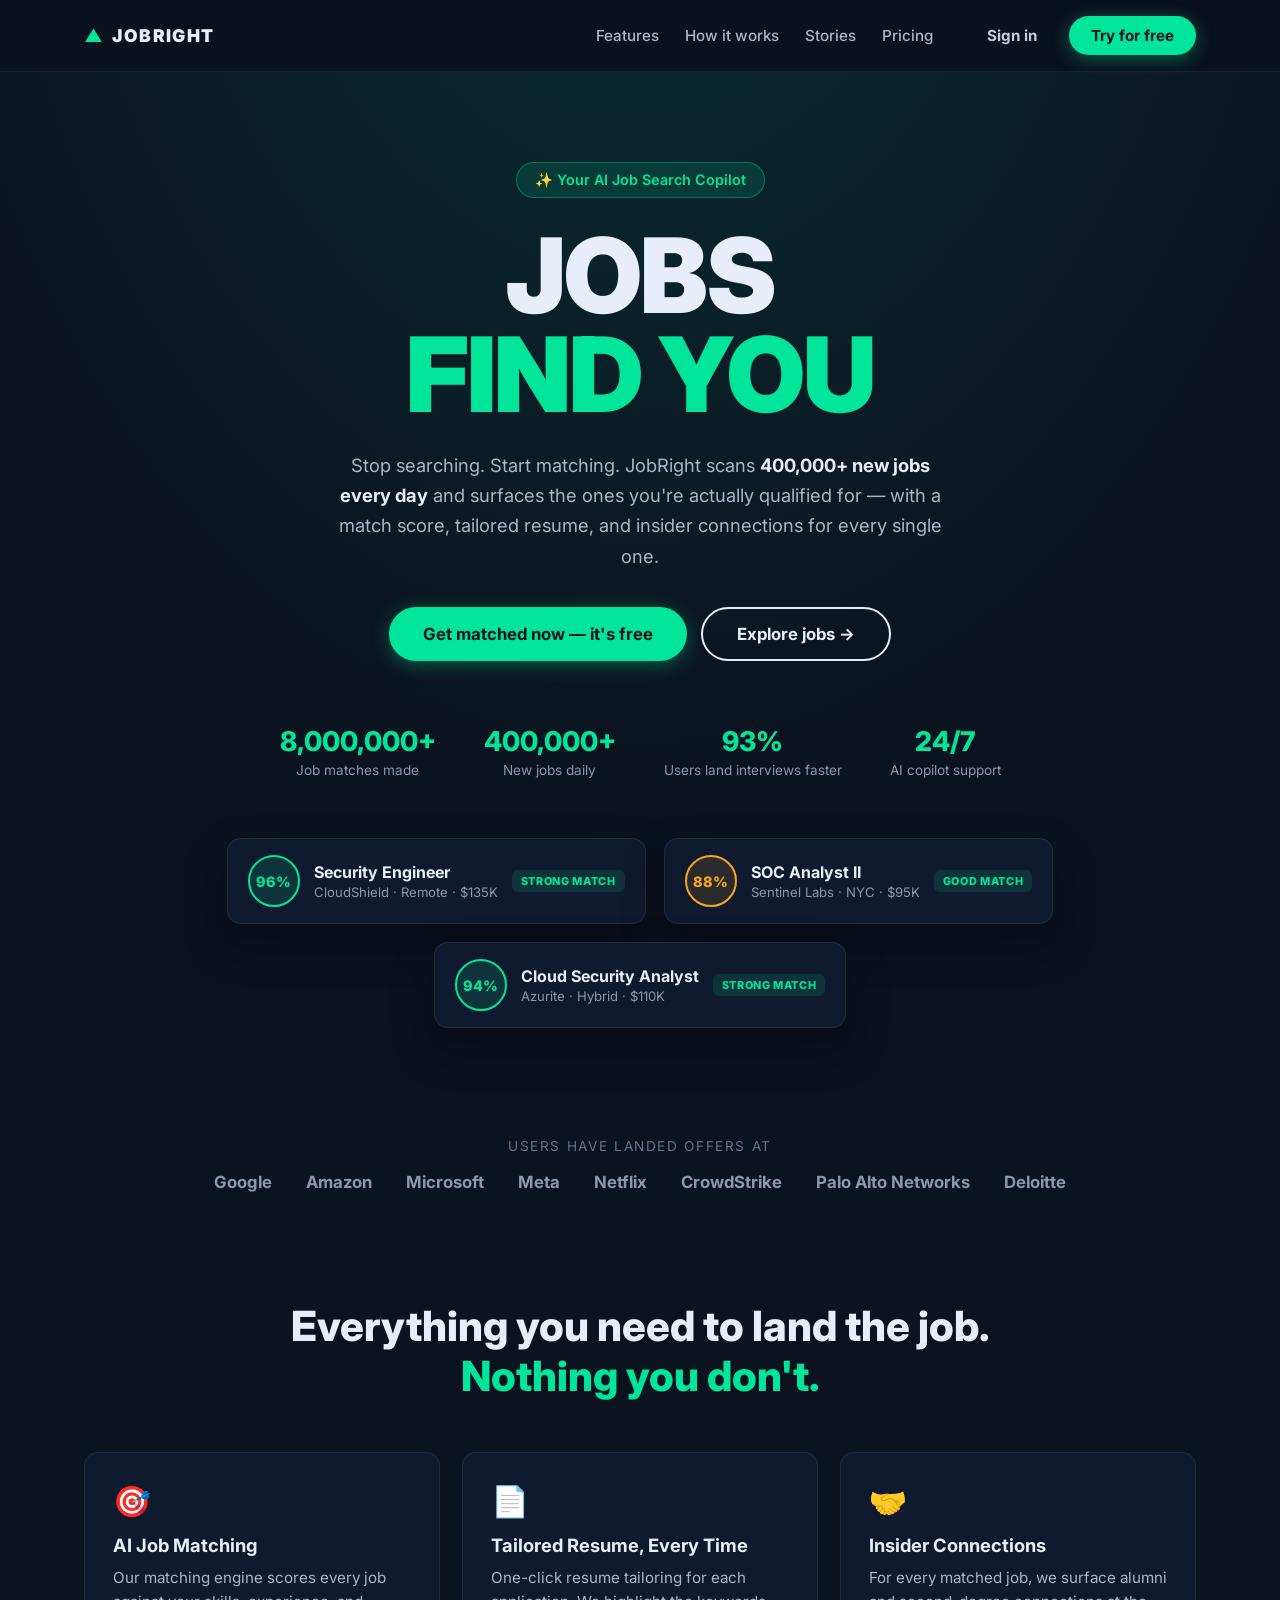
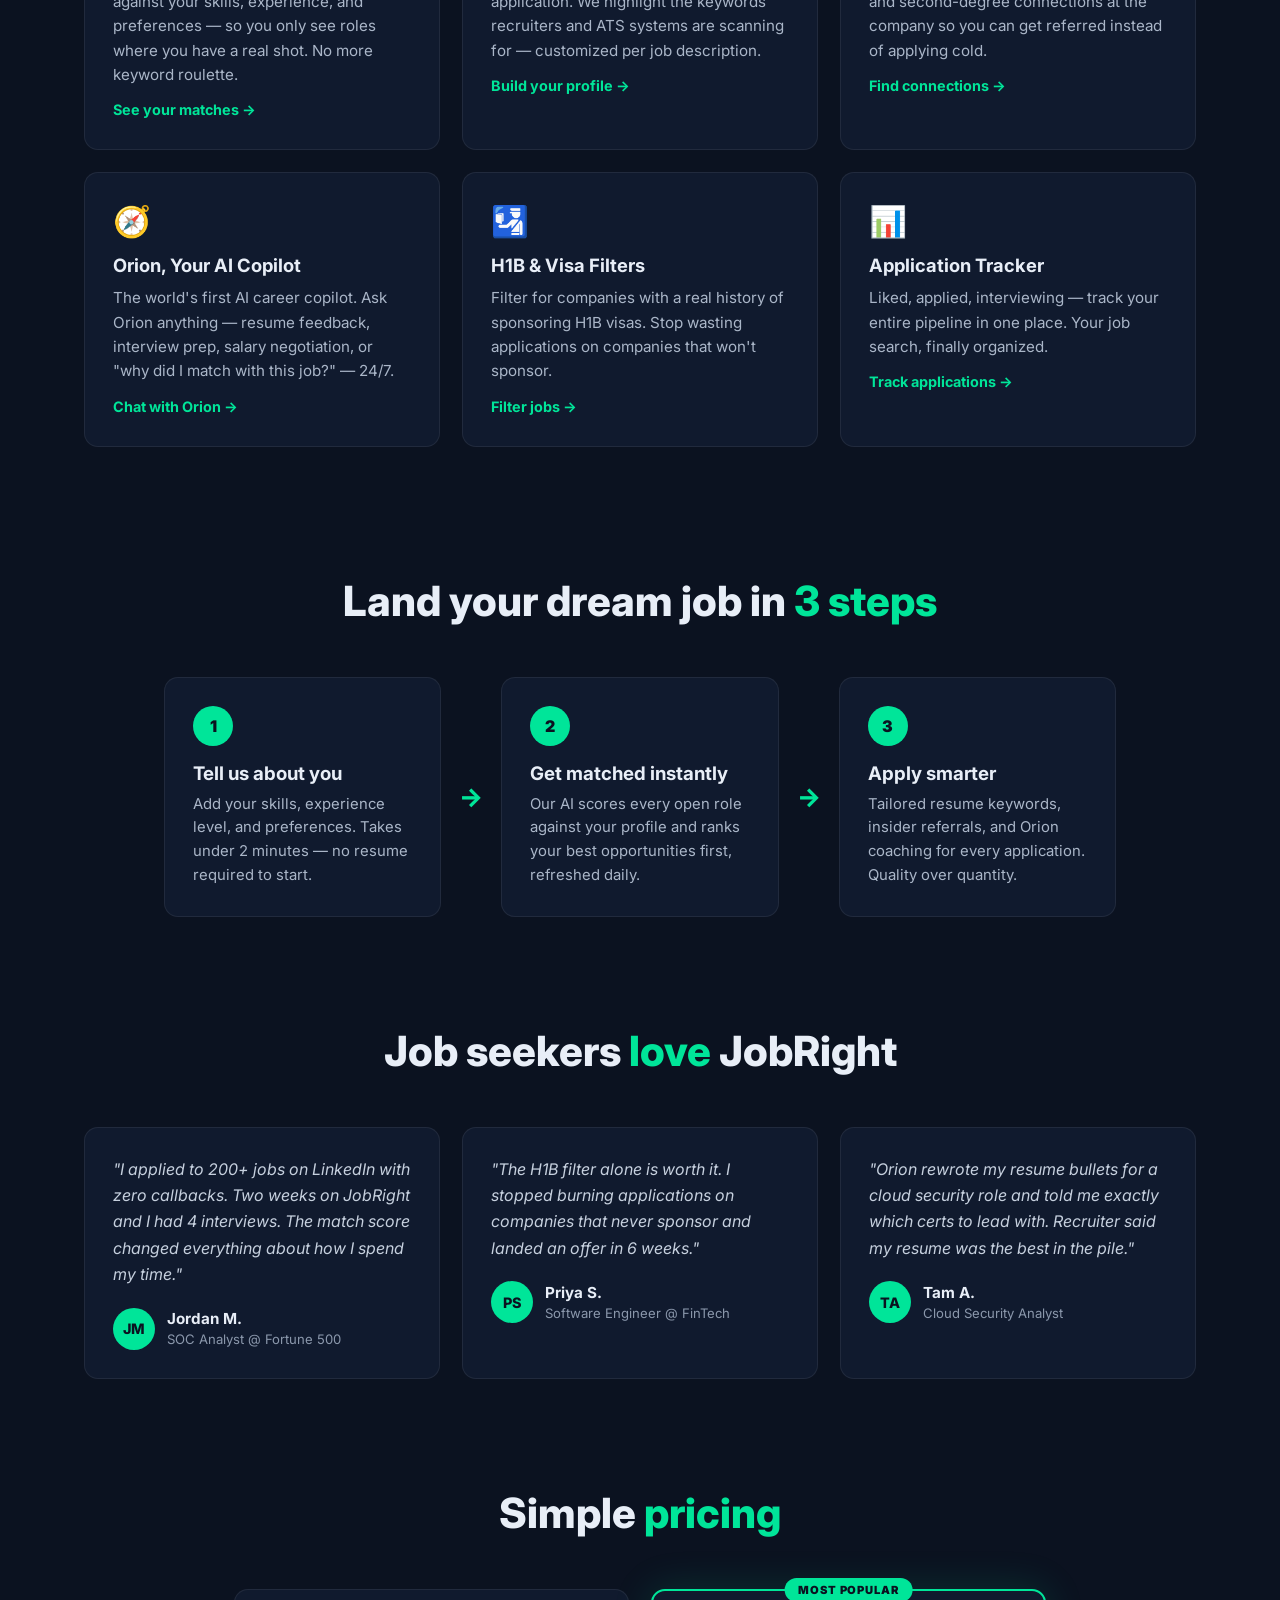
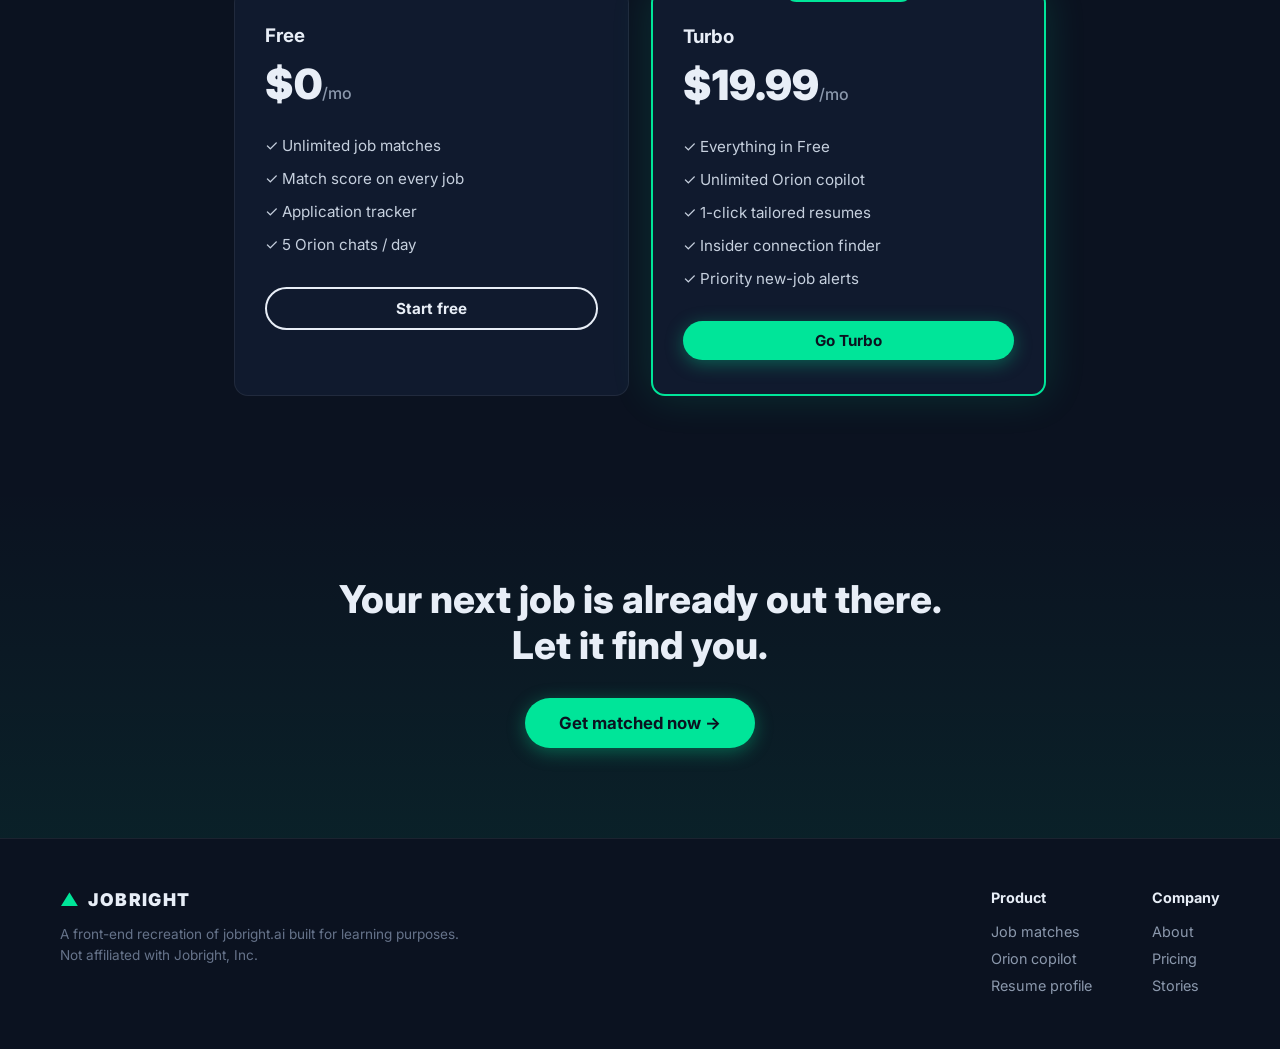
<file: jobright-clone/index.html>
<!DOCTYPE html>
<html lang="en">
<head>
  <meta charset="UTF-8" />
  <meta name="viewport" content="width=device-width, initial-scale=1.0" />
  <title>JobRight — The First AI Job Search Copilot</title>
  <meta name="description" content="JobRight recreation — an AI-powered job search copilot. Matched jobs, tailored resumes, insider connections, and a 24/7 AI copilot." />
  <link rel="preconnect" href="https://fonts.googleapis.com">
  <link href="https://fonts.googleapis.com/css2?family=Inter:wght@400;500;600;700;800;900&display=swap" rel="stylesheet">
  <link rel="stylesheet" href="assets/css/style.css" />
</head>
<body class="landing">

  <!-- ============ NAV ============ -->
  <header class="nav">
    <div class="nav-inner">
      <a class="logo" href="index.html">
        <span class="logo-mark">▲</span> JOBRIGHT
      </a>
      <nav class="nav-links">
        <a href="#features">Features</a>
        <a href="#how">How it works</a>
        <a href="#testimonials">Stories</a>
        <a href="#pricing">Pricing</a>
      </nav>
      <div class="nav-cta">
        <a class="btn btn-ghost" href="app.html">Sign in</a>
        <a class="btn btn-primary" href="app.html#onboarding">Try for free</a>
      </div>
    </div>
  </header>

  <!-- ============ HERO ============ -->
  <section class="hero">
    <div class="hero-inner">
      <div class="hero-badge">✨ Your AI Job Search Copilot</div>
      <h1 class="hero-title">
        JOBS<br/>
        <span class="accent">FIND YOU</span>
      </h1>
      <p class="hero-sub">
        Stop searching. Start matching. JobRight scans <strong>400,000+ new jobs every day</strong>
        and surfaces the ones you're actually qualified for — with a match score,
        tailored resume, and insider connections for every single one.
      </p>
      <div class="hero-actions">
        <a class="btn btn-primary btn-lg" href="app.html#onboarding">Get matched now — it's free</a>
        <a class="btn btn-outline btn-lg" href="app.html">Explore jobs →</a>
      </div>
      <div class="hero-stats">
        <div class="stat"><span class="stat-num">8,000,000+</span><span class="stat-label">Job matches made</span></div>
        <div class="stat"><span class="stat-num">400,000+</span><span class="stat-label">New jobs daily</span></div>
        <div class="stat"><span class="stat-num">93%</span><span class="stat-label">Users land interviews faster</span></div>
        <div class="stat"><span class="stat-num">24/7</span><span class="stat-label">AI copilot support</span></div>
      </div>

      <!-- Floating mock job cards -->
      <div class="hero-cards" aria-hidden="true">
        <div class="mock-card mock-card-1">
          <div class="mock-score strong">96%</div>
          <div>
            <div class="mock-title">Security Engineer</div>
            <div class="mock-meta">CloudShield · Remote · $135K</div>
          </div>
          <span class="mock-tag">STRONG MATCH</span>
        </div>
        <div class="mock-card mock-card-2">
          <div class="mock-score good">88%</div>
          <div>
            <div class="mock-title">SOC Analyst II</div>
            <div class="mock-meta">Sentinel Labs · NYC · $95K</div>
          </div>
          <span class="mock-tag">GOOD MATCH</span>
        </div>
        <div class="mock-card mock-card-3">
          <div class="mock-score strong">94%</div>
          <div>
            <div class="mock-title">Cloud Security Analyst</div>
            <div class="mock-meta">Azurite · Hybrid · $110K</div>
          </div>
          <span class="mock-tag">STRONG MATCH</span>
        </div>
      </div>
    </div>
  </section>

  <!-- ============ LOGOS ============ -->
  <section class="logos">
    <p>Users have landed offers at</p>
    <div class="logo-row">
      <span>Google</span><span>Amazon</span><span>Microsoft</span><span>Meta</span>
      <span>Netflix</span><span>CrowdStrike</span><span>Palo Alto Networks</span><span>Deloitte</span>
    </div>
  </section>

  <!-- ============ FEATURES ============ -->
  <section class="features" id="features">
    <h2 class="section-title">Everything you need to land the job.<br/><span class="accent">Nothing you don't.</span></h2>

    <div class="feature-grid">
      <div class="feature-card">
        <div class="feature-icon">🎯</div>
        <h3>AI Job Matching</h3>
        <p>Our matching engine scores every job against your skills, experience, and preferences — so you only see roles where you have a real shot. No more keyword roulette.</p>
        <a href="app.html" class="feature-link">See your matches →</a>
      </div>
      <div class="feature-card">
        <div class="feature-icon">📄</div>
        <h3>Tailored Resume, Every Time</h3>
        <p>One-click resume tailoring for each application. We highlight the keywords recruiters and ATS systems are scanning for — customized per job description.</p>
        <a href="app.html#profile" class="feature-link">Build your profile →</a>
      </div>
      <div class="feature-card">
        <div class="feature-icon">🤝</div>
        <h3>Insider Connections</h3>
        <p>For every matched job, we surface alumni and second-degree connections at the company so you can get referred instead of applying cold.</p>
        <a href="app.html" class="feature-link">Find connections →</a>
      </div>
      <div class="feature-card">
        <div class="feature-icon">🧭</div>
        <h3>Orion, Your AI Copilot</h3>
        <p>The world's first AI career copilot. Ask Orion anything — resume feedback, interview prep, salary negotiation, or "why did I match with this job?" — 24/7.</p>
        <a href="app.html#orion" class="feature-link">Chat with Orion →</a>
      </div>
      <div class="feature-card">
        <div class="feature-icon">🛂</div>
        <h3>H1B &amp; Visa Filters</h3>
        <p>Filter for companies with a real history of sponsoring H1B visas. Stop wasting applications on companies that won't sponsor.</p>
        <a href="app.html" class="feature-link">Filter jobs →</a>
      </div>
      <div class="feature-card">
        <div class="feature-icon">📊</div>
        <h3>Application Tracker</h3>
        <p>Liked, applied, interviewing — track your entire pipeline in one place. Your job search, finally organized.</p>
        <a href="app.html#applied" class="feature-link">Track applications →</a>
      </div>
    </div>
  </section>

  <!-- ============ HOW IT WORKS ============ -->
  <section class="how" id="how">
    <h2 class="section-title">Land your dream job in <span class="accent">3 steps</span></h2>
    <div class="steps">
      <div class="step">
        <div class="step-num">1</div>
        <h3>Tell us about you</h3>
        <p>Add your skills, experience level, and preferences. Takes under 2 minutes — no resume required to start.</p>
      </div>
      <div class="step-arrow">→</div>
      <div class="step">
        <div class="step-num">2</div>
        <h3>Get matched instantly</h3>
        <p>Our AI scores every open role against your profile and ranks your best opportunities first, refreshed daily.</p>
      </div>
      <div class="step-arrow">→</div>
      <div class="step">
        <div class="step-num">3</div>
        <h3>Apply smarter</h3>
        <p>Tailored resume keywords, insider referrals, and Orion coaching for every application. Quality over quantity.</p>
      </div>
    </div>
  </section>

  <!-- ============ TESTIMONIALS ============ -->
  <section class="testimonials" id="testimonials">
    <h2 class="section-title">Job seekers <span class="accent">love</span> JobRight</h2>
    <div class="testimonial-grid">
      <div class="testimonial">
        <p>"I applied to 200+ jobs on LinkedIn with zero callbacks. Two weeks on JobRight and I had 4 interviews. The match score changed everything about how I spend my time."</p>
        <div class="testimonial-author"><div class="avatar">JM</div><div><strong>Jordan M.</strong><span>SOC Analyst @ Fortune 500</span></div></div>
      </div>
      <div class="testimonial">
        <p>"The H1B filter alone is worth it. I stopped burning applications on companies that never sponsor and landed an offer in 6 weeks."</p>
        <div class="testimonial-author"><div class="avatar">PS</div><div><strong>Priya S.</strong><span>Software Engineer @ FinTech</span></div></div>
      </div>
      <div class="testimonial">
        <p>"Orion rewrote my resume bullets for a cloud security role and told me exactly which certs to lead with. Recruiter said my resume was the best in the pile."</p>
        <div class="testimonial-author"><div class="avatar">TA</div><div><strong>Tam A.</strong><span>Cloud Security Analyst</span></div></div>
      </div>
    </div>
  </section>

  <!-- ============ PRICING ============ -->
  <section class="pricing" id="pricing">
    <h2 class="section-title">Simple <span class="accent">pricing</span></h2>
    <div class="pricing-grid">
      <div class="price-card">
        <h3>Free</h3>
        <div class="price">$0<span>/mo</span></div>
        <ul>
          <li>✓ Unlimited job matches</li>
          <li>✓ Match score on every job</li>
          <li>✓ Application tracker</li>
          <li>✓ 5 Orion chats / day</li>
        </ul>
        <a class="btn btn-outline btn-block" href="app.html#onboarding">Start free</a>
      </div>
      <div class="price-card featured">
        <div class="price-badge">MOST POPULAR</div>
        <h3>Turbo</h3>
        <div class="price">$19.99<span>/mo</span></div>
        <ul>
          <li>✓ Everything in Free</li>
          <li>✓ Unlimited Orion copilot</li>
          <li>✓ 1-click tailored resumes</li>
          <li>✓ Insider connection finder</li>
          <li>✓ Priority new-job alerts</li>
        </ul>
        <a class="btn btn-primary btn-block" href="app.html#onboarding">Go Turbo</a>
      </div>
    </div>
  </section>

  <!-- ============ CTA ============ -->
  <section class="cta-band">
    <h2>Your next job is already out there.<br/>Let it find you.</h2>
    <a class="btn btn-primary btn-lg" href="app.html#onboarding">Get matched now →</a>
  </section>

  <!-- ============ FOOTER ============ -->
  <footer class="footer">
    <div class="footer-inner">
      <div>
        <a class="logo" href="index.html"><span class="logo-mark">▲</span> JOBRIGHT</a>
        <p class="footer-note">A front-end recreation of jobright.ai built for learning purposes.<br/>Not affiliated with Jobright, Inc.</p>
      </div>
      <div class="footer-cols">
        <div><h4>Product</h4><a href="app.html">Job matches</a><a href="app.html#orion">Orion copilot</a><a href="app.html#profile">Resume profile</a></div>
        <div><h4>Company</h4><a href="#features">About</a><a href="#pricing">Pricing</a><a href="#testimonials">Stories</a></div>
      </div>
    </div>
  </footer>

</body>
</html>
</file>
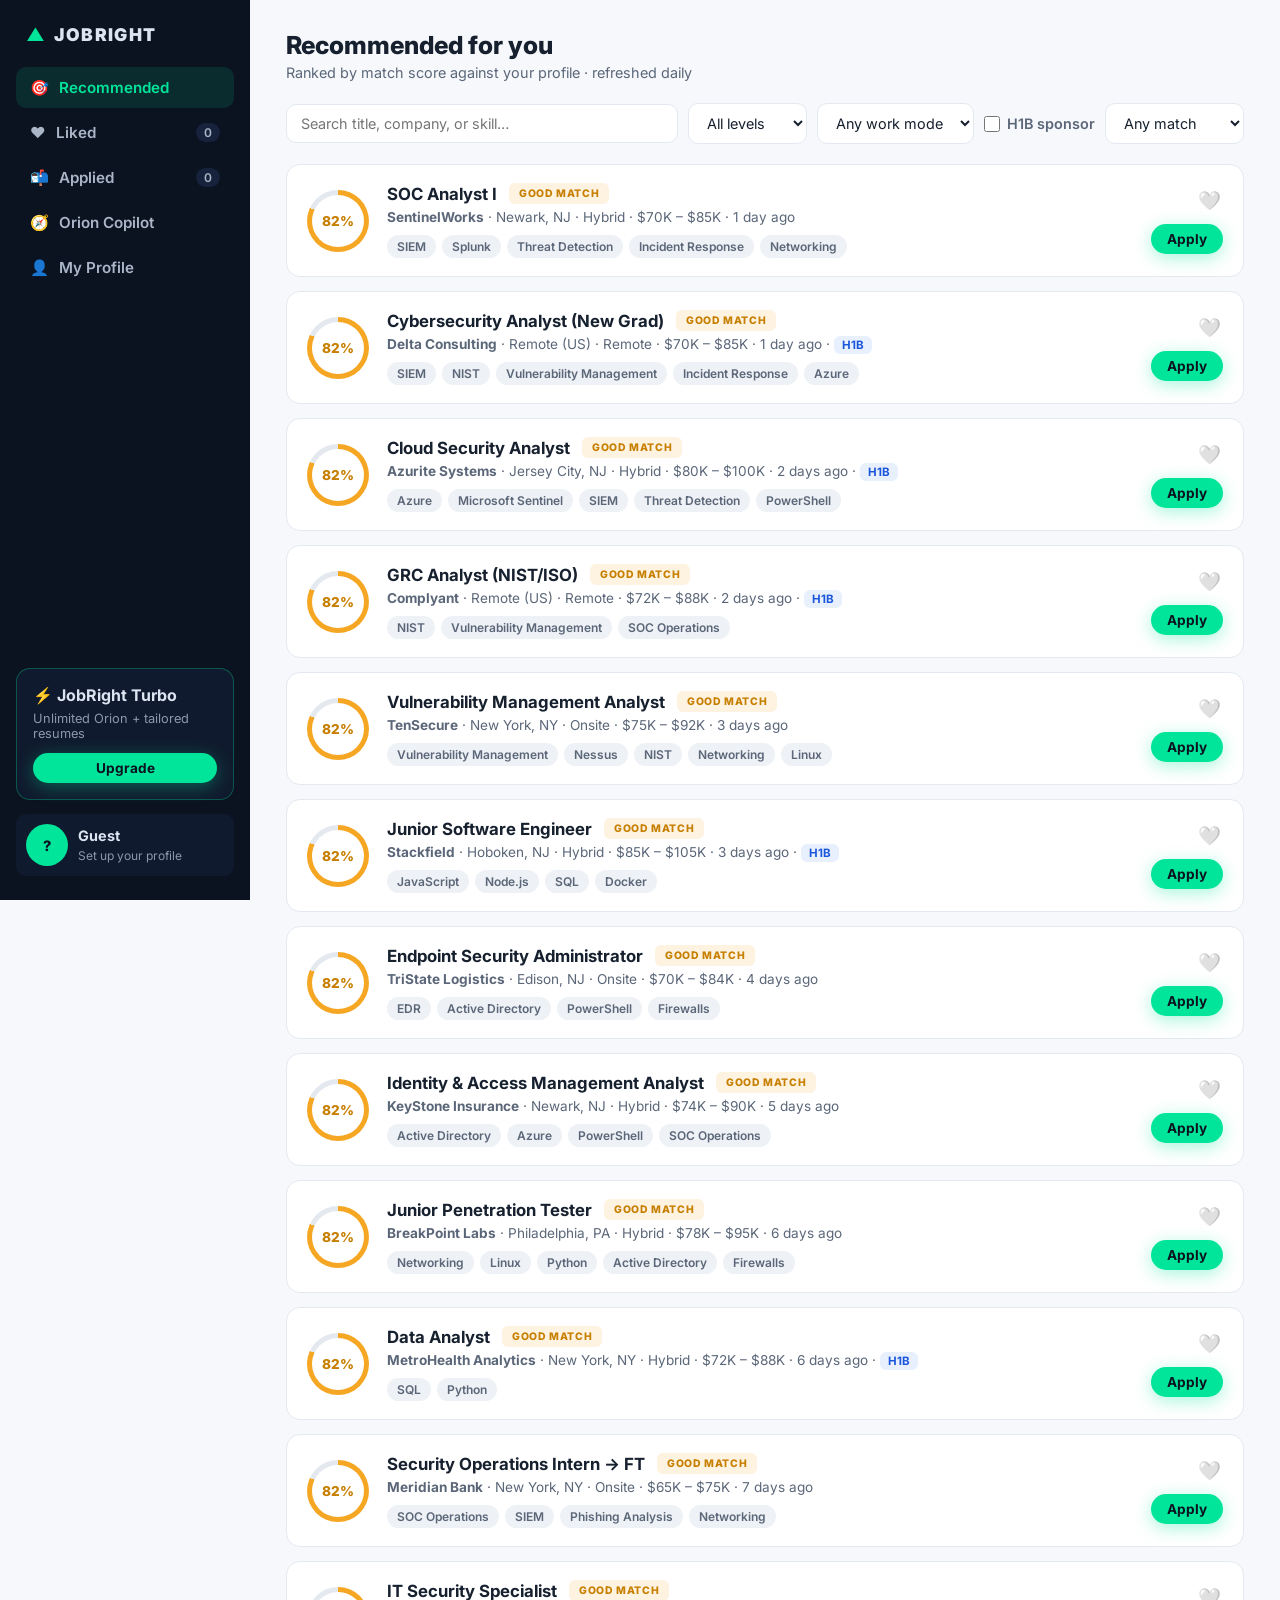
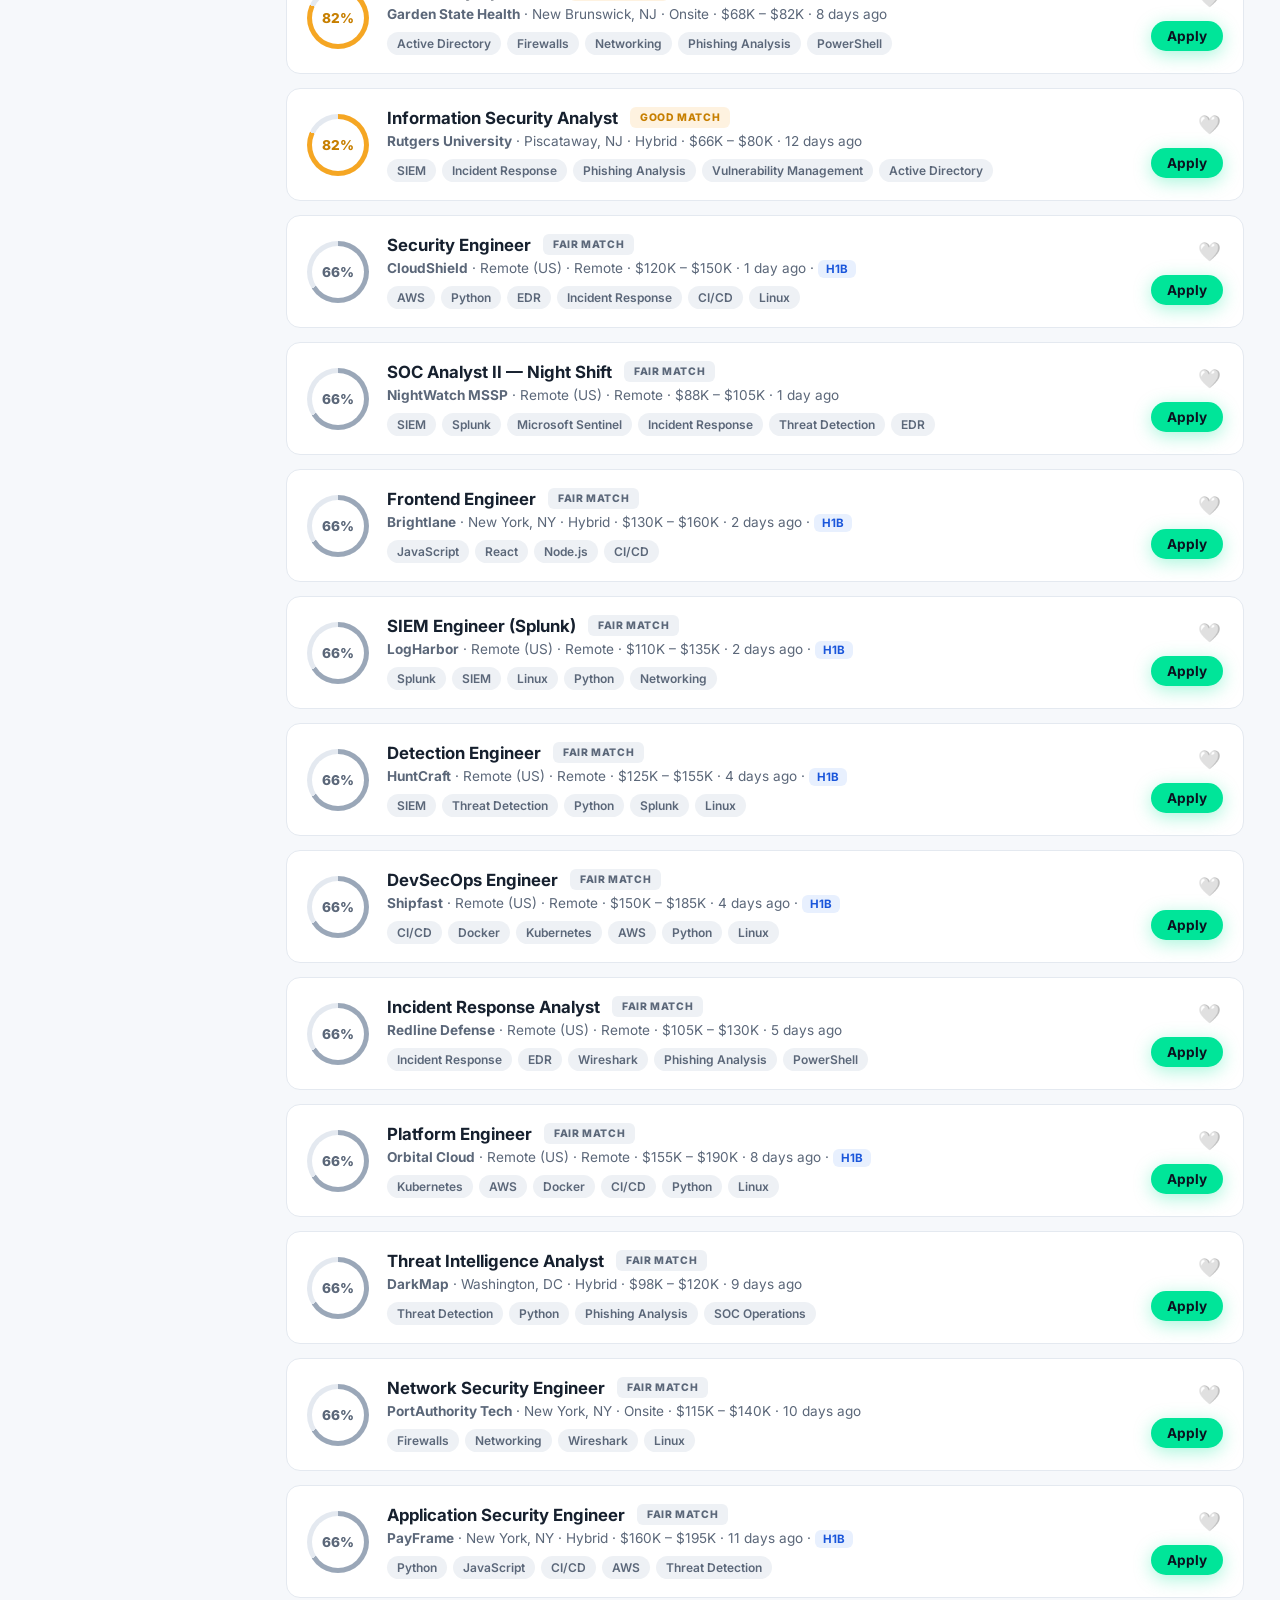
<file: jobright-clone/app.html>
<!DOCTYPE html>
<html lang="en">
<head>
  <meta charset="UTF-8" />
  <meta name="viewport" content="width=device-width, initial-scale=1.0" />
  <title>JobRight — Recommended Jobs</title>
  <link rel="preconnect" href="https://fonts.googleapis.com">
  <link href="https://fonts.googleapis.com/css2?family=Inter:wght@400;500;600;700;800;900&display=swap" rel="stylesheet">
  <link rel="stylesheet" href="assets/css/style.css" />
</head>
<body class="app">

  <!-- ============ SIDEBAR ============ -->
  <aside class="sidebar">
    <a class="logo" href="index.html"><span class="logo-mark">▲</span> JOBRIGHT</a>

    <nav class="side-nav">
      <button class="side-link active" data-view="recommended">🎯 <span>Recommended</span></button>
      <button class="side-link" data-view="liked">❤️ <span>Liked</span> <em class="count" id="liked-count">0</em></button>
      <button class="side-link" data-view="applied">📬 <span>Applied</span> <em class="count" id="applied-count">0</em></button>
      <button class="side-link" data-view="orion">🧭 <span>Orion Copilot</span></button>
      <button class="side-link" data-view="profile">👤 <span>My Profile</span></button>
    </nav>

    <div class="side-footer">
      <div class="turbo-card">
        <strong>⚡ JobRight Turbo</strong>
        <p>Unlimited Orion + tailored resumes</p>
        <button class="btn btn-primary btn-sm btn-block">Upgrade</button>
      </div>
      <div class="user-chip" id="user-chip">
        <div class="avatar" id="user-avatar">?</div>
        <div>
          <strong id="user-name">Guest</strong>
          <span id="user-title">Set up your profile</span>
        </div>
      </div>
    </div>
  </aside>

  <!-- ============ MAIN ============ -->
  <main class="main">

    <!-- ===== JOBS VIEW (recommended / liked / applied) ===== -->
    <section class="view" id="view-jobs">
      <header class="topbar">
        <div>
          <h1 id="view-title">Recommended for you</h1>
          <p class="topbar-sub" id="view-sub">Ranked by match score against your profile · refreshed daily</p>
        </div>
      </header>

      <div class="filter-bar">
        <input type="search" id="filter-search" placeholder="Search title, company, or skill…" />
        <select id="filter-level">
          <option value="">All levels</option>
          <option value="Entry">Entry level</option>
          <option value="Mid">Mid level</option>
          <option value="Senior">Senior</option>
        </select>
        <select id="filter-workmode">
          <option value="">Any work mode</option>
          <option value="Remote">Remote</option>
          <option value="Hybrid">Hybrid</option>
          <option value="Onsite">Onsite</option>
        </select>
        <label class="toggle"><input type="checkbox" id="filter-h1b" /> H1B sponsor</label>
        <select id="filter-minmatch">
          <option value="0">Any match</option>
          <option value="70">70%+ match</option>
          <option value="85">85%+ match</option>
        </select>
      </div>

      <div class="job-list" id="job-list"><!-- job cards injected here --></div>
      <div class="empty-state hidden" id="empty-state">
        <div class="empty-icon">🔍</div>
        <h3 id="empty-title">No jobs here yet</h3>
        <p id="empty-sub">Try loosening your filters.</p>
      </div>
    </section>

    <!-- ===== ORION VIEW ===== -->
    <section class="view hidden" id="view-orion">
      <header class="topbar">
        <div>
          <h1>🧭 Orion — AI Career Copilot</h1>
          <p class="topbar-sub">Ask about resumes, interviews, salaries, or any of your matched jobs</p>
        </div>
      </header>
      <div class="orion-wrap">
        <div class="chat-log" id="chat-log"></div>
        <div class="chat-suggestions" id="chat-suggestions">
          <button class="chip" data-q="How can I improve my resume?">Improve my resume</button>
          <button class="chip" data-q="How should I prepare for interviews?">Interview prep</button>
          <button class="chip" data-q="How do I negotiate salary?">Salary negotiation</button>
          <button class="chip" data-q="Why are these jobs matched to me?">Why these matches?</button>
        </div>
        <form class="chat-input" id="chat-form">
          <input type="text" id="chat-text" placeholder="Ask Orion anything about your job search…" autocomplete="off" />
          <button class="btn btn-primary" type="submit">Send</button>
        </form>
      </div>
    </section>

    <!-- ===== PROFILE VIEW ===== -->
    <section class="view hidden" id="view-profile">
      <header class="topbar">
        <div>
          <h1>👤 My Profile</h1>
          <p class="topbar-sub">Your matches are scored against this profile — keep it sharp</p>
        </div>
      </header>

      <form class="profile-form" id="profile-form">
        <div class="form-row">
          <label>Full name
            <input type="text" id="p-name" placeholder="e.g. Tamur Athir" />
          </label>
          <label>Target title
            <input type="text" id="p-title" placeholder="e.g. SOC Analyst" />
          </label>
        </div>

        <div class="form-row">
          <label>Years of experience
            <select id="p-years">
              <option value="0">0 (new grad)</option>
              <option value="1">1</option>
              <option value="2">2</option>
              <option value="3">3</option>
              <option value="5">5+</option>
              <option value="8">8+</option>
            </select>
          </label>
          <label>Preferred work mode
            <select id="p-workmode">
              <option value="">No preference</option>
              <option value="Remote">Remote</option>
              <option value="Hybrid">Hybrid</option>
              <option value="Onsite">Onsite</option>
            </select>
          </label>
          <label class="toggle-lg"><input type="checkbox" id="p-h1b" /> I need H1B sponsorship</label>
        </div>

        <label>Skills <span class="hint">(click to toggle — these drive your match scores)</span></label>
        <div class="skill-bank" id="skill-bank"><!-- skill chips injected --></div>

        <label>Add a custom skill</label>
        <div class="form-inline">
          <input type="text" id="p-custom-skill" placeholder="e.g. Nessus" />
          <button type="button" class="btn btn-outline" id="add-skill-btn">Add</button>
        </div>

        <button type="submit" class="btn btn-primary btn-lg">Save &amp; recalculate matches</button>
      </form>
    </section>
  </main>

  <!-- ============ JOB DETAIL DRAWER ============ -->
  <div class="drawer-overlay hidden" id="drawer-overlay"></div>
  <aside class="drawer hidden" id="job-drawer"><!-- detail injected --></aside>

  <!-- ============ ONBOARDING MODAL ============ -->
  <div class="modal-overlay hidden" id="onboarding-modal">
    <div class="modal">
      <h2>Welcome to JobRight 👋</h2>
      <p>Tell us a little about yourself and we'll match you with jobs instantly. You can refine everything later in <strong>My Profile</strong>.</p>
      <label>Your name
        <input type="text" id="ob-name" placeholder="First name" />
      </label>
      <label>What role are you looking for?
        <input type="text" id="ob-title" placeholder="e.g. SOC Analyst, Software Engineer" />
      </label>
      <label>Years of experience
        <select id="ob-years">
          <option value="0">0 (new grad)</option>
          <option value="1">1</option>
          <option value="2">2</option>
          <option value="3">3</option>
          <option value="5">5+</option>
        </select>
      </label>
      <div class="modal-actions">
        <button class="btn btn-ghost" id="ob-skip">Skip for now</button>
        <button class="btn btn-primary" id="ob-save">Show my matches →</button>
      </div>
    </div>
  </div>

  <script src="assets/js/data.js"></script>
  <script src="assets/js/app.js"></script>
</body>
</html>
</file>
<file: jobright-clone/assets/css/style.css>
/* ============================================================
   JobRight clone — styles
   Landing: dark navy + neon green (jobright.ai aesthetic)
   App: light dashboard with match-score color coding
   ============================================================ */

:root {
  --green: #00e599;
  --green-dark: #00c481;
  --green-soft: rgba(0, 229, 153, 0.12);
  --navy: #0b1220;
  --navy-2: #101a2e;
  --navy-3: #17233c;
  --ink: #16202e;
  --ink-soft: #5b6779;
  --line: #e4e9f0;
  --bg: #f6f8fb;
  --card: #ffffff;
  --amber: #f5a623;
  --red: #e5484d;
  --radius: 14px;
  --shadow: 0 8px 30px rgba(11, 18, 32, 0.08);
  --font: "Inter", -apple-system, BlinkMacSystemFont, "Segoe UI", sans-serif;
}

* { box-sizing: border-box; margin: 0; padding: 0; }
html { scroll-behavior: smooth; }
body { font-family: var(--font); color: var(--ink); background: var(--bg); -webkit-font-smoothing: antialiased; }
a { color: inherit; text-decoration: none; }
button { font-family: inherit; cursor: pointer; }
.hidden { display: none !important; }

/* ---------- shared: buttons ---------- */
.btn {
  display: inline-flex; align-items: center; justify-content: center; gap: 6px;
  border: none; border-radius: 999px; font-weight: 700; font-size: 0.95rem;
  padding: 10px 22px; transition: transform 0.12s ease, box-shadow 0.12s ease, background 0.12s ease;
  white-space: nowrap;
}
.btn:hover { transform: translateY(-1px); }
.btn-primary { background: var(--green); color: var(--navy); box-shadow: 0 4px 18px rgba(0, 229, 153, 0.35); }
.btn-primary:hover { background: var(--green-dark); }
.btn-outline { background: transparent; color: inherit; border: 2px solid currentColor; }
.btn-ghost { background: transparent; color: inherit; opacity: 0.85; }
.btn-ghost:hover { opacity: 1; }
.btn-lg { padding: 15px 34px; font-size: 1.05rem; }
.btn-sm { padding: 7px 16px; font-size: 0.85rem; }
.btn-block { width: 100%; }
.btn-done { background: var(--green-soft); color: var(--green-dark); border: 1px solid var(--green); }

.logo { font-weight: 900; letter-spacing: 0.08em; font-size: 1.1rem; display: inline-flex; align-items: center; gap: 8px; }
.logo-mark { color: var(--green); }

/* ============================================================
   LANDING PAGE
   ============================================================ */

body.landing { background: var(--navy); color: #e8eef7; }

.nav { position: sticky; top: 0; z-index: 50; background: rgba(11, 18, 32, 0.85); backdrop-filter: blur(12px); border-bottom: 1px solid rgba(255,255,255,0.06); }
.nav-inner { max-width: 1160px; margin: 0 auto; padding: 16px 24px; display: flex; align-items: center; gap: 32px; }
.nav-links { display: flex; gap: 26px; margin-left: auto; font-weight: 500; font-size: 0.95rem; }
.nav-links a { opacity: 0.75; transition: opacity 0.12s; }
.nav-links a:hover { opacity: 1; }
.nav-cta { display: flex; gap: 10px; }

.hero { position: relative; overflow: hidden; padding: 90px 24px 70px; text-align: center; }
.hero::before {
  content: ""; position: absolute; inset: -40% -20% auto; height: 130%;
  background: radial-gradient(ellipse at 50% 0%, rgba(0, 229, 153, 0.16), transparent 60%);
  pointer-events: none;
}
.hero-inner { position: relative; max-width: 900px; margin: 0 auto; }
.hero-badge {
  display: inline-block; padding: 8px 18px; border-radius: 999px; font-weight: 600; font-size: 0.9rem;
  background: var(--green-soft); color: var(--green); border: 1px solid rgba(0, 229, 153, 0.35); margin-bottom: 28px;
}
.hero-title { font-size: clamp(3.2rem, 9vw, 6.5rem); font-weight: 900; line-height: 0.95; letter-spacing: -0.02em; }
.accent { color: var(--green); }
.hero-sub { max-width: 620px; margin: 26px auto 0; font-size: 1.15rem; line-height: 1.65; color: #aab6c8; }
.hero-sub strong { color: #e8eef7; }
.hero-actions { display: flex; gap: 14px; justify-content: center; margin-top: 36px; flex-wrap: wrap; }

.hero-stats { display: flex; justify-content: center; gap: 48px; margin-top: 64px; flex-wrap: wrap; }
.stat { display: flex; flex-direction: column; gap: 4px; }
.stat-num { font-size: 1.7rem; font-weight: 800; color: var(--green); }
.stat-label { font-size: 0.85rem; color: #8b98ac; }

.hero-cards { display: flex; justify-content: center; gap: 18px; margin-top: 60px; flex-wrap: wrap; }
.mock-card {
  display: flex; align-items: center; gap: 14px; padding: 16px 20px; border-radius: var(--radius);
  background: var(--navy-2); border: 1px solid rgba(255,255,255,0.08); text-align: left;
  box-shadow: 0 20px 40px rgba(0,0,0,0.35); animation: float 5s ease-in-out infinite;
}
.mock-card-2 { animation-delay: 1.2s; }
.mock-card-3 { animation-delay: 2.4s; }
@keyframes float { 0%,100% { transform: translateY(0); } 50% { transform: translateY(-10px); } }
.mock-score { width: 52px; height: 52px; border-radius: 50%; display: grid; place-items: center; font-weight: 800; font-size: 0.9rem; }
.mock-score.strong { background: var(--green-soft); color: var(--green); border: 2px solid var(--green); }
.mock-score.good { background: rgba(245,166,35,0.12); color: var(--amber); border: 2px solid var(--amber); }
.mock-title { font-weight: 700; }
.mock-meta { font-size: 0.82rem; color: #8b98ac; margin-top: 2px; }
.mock-tag { font-size: 0.68rem; font-weight: 800; letter-spacing: 0.06em; color: var(--green); background: var(--green-soft); padding: 4px 9px; border-radius: 6px; }

.logos { text-align: center; padding: 40px 24px 20px; color: #66738a; }
.logos p { font-size: 0.85rem; text-transform: uppercase; letter-spacing: 0.12em; }
.logo-row { display: flex; justify-content: center; gap: 34px; flex-wrap: wrap; margin-top: 18px; font-weight: 700; font-size: 1.05rem; color: #8b98ac; }

.section-title { text-align: center; font-size: clamp(1.8rem, 4vw, 2.6rem); font-weight: 800; line-height: 1.2; }

.features { max-width: 1160px; margin: 0 auto; padding: 90px 24px; }
.feature-grid { display: grid; grid-template-columns: repeat(auto-fit, minmax(300px, 1fr)); gap: 22px; margin-top: 50px; }
.feature-card {
  background: var(--navy-2); border: 1px solid rgba(255,255,255,0.07); border-radius: var(--radius);
  padding: 30px 28px; transition: border-color 0.15s, transform 0.15s;
}
.feature-card:hover { border-color: rgba(0,229,153,0.4); transform: translateY(-3px); }
.feature-icon { font-size: 1.9rem; }
.feature-card h3 { margin: 14px 0 10px; font-size: 1.15rem; }
.feature-card p { color: #aab6c8; line-height: 1.6; font-size: 0.95rem; }
.feature-link { display: inline-block; margin-top: 14px; color: var(--green); font-weight: 700; font-size: 0.9rem; }

.how { max-width: 1000px; margin: 0 auto; padding: 40px 24px 90px; }
.steps { display: flex; align-items: stretch; gap: 18px; margin-top: 50px; flex-wrap: wrap; justify-content: center; }
.step { flex: 1; min-width: 230px; background: var(--navy-2); border: 1px solid rgba(255,255,255,0.07); border-radius: var(--radius); padding: 28px; }
.step-num { width: 40px; height: 40px; border-radius: 50%; background: var(--green); color: var(--navy); display: grid; place-items: center; font-weight: 900; margin-bottom: 16px; }
.step h3 { margin-bottom: 8px; }
.step p { color: #aab6c8; font-size: 0.93rem; line-height: 1.6; }
.step-arrow { align-self: center; color: var(--green); font-size: 1.6rem; font-weight: 800; }

.testimonials { max-width: 1160px; margin: 0 auto; padding: 20px 24px 90px; }
.testimonial-grid { display: grid; grid-template-columns: repeat(auto-fit, minmax(290px, 1fr)); gap: 22px; margin-top: 50px; }
.testimonial { background: var(--navy-2); border: 1px solid rgba(255,255,255,0.07); border-radius: var(--radius); padding: 28px; }
.testimonial p { color: #c6d0de; line-height: 1.65; font-style: italic; }
.testimonial-author { display: flex; align-items: center; gap: 12px; margin-top: 20px; }
.testimonial-author strong { display: block; font-size: 0.95rem; }
.testimonial-author span { font-size: 0.82rem; color: #8b98ac; }

.avatar { width: 42px; height: 42px; border-radius: 50%; background: var(--green); color: var(--navy); display: grid; place-items: center; font-weight: 800; font-size: 0.9rem; flex-shrink: 0; }

.pricing { max-width: 860px; margin: 0 auto; padding: 20px 24px 90px; }
.pricing-grid { display: grid; grid-template-columns: repeat(auto-fit, minmax(280px, 1fr)); gap: 22px; margin-top: 50px; }
.price-card { position: relative; background: var(--navy-2); border: 1px solid rgba(255,255,255,0.07); border-radius: var(--radius); padding: 34px 30px; }
.price-card.featured { border: 2px solid var(--green); box-shadow: 0 0 40px rgba(0,229,153,0.15); }
.price-badge { position: absolute; top: -13px; left: 50%; transform: translateX(-50%); background: var(--green); color: var(--navy); font-size: 0.7rem; font-weight: 900; letter-spacing: 0.08em; padding: 5px 14px; border-radius: 999px; }
.price { font-size: 2.6rem; font-weight: 900; margin: 12px 0 20px; }
.price span { font-size: 1rem; font-weight: 500; color: #8b98ac; }
.price-card ul { list-style: none; margin-bottom: 26px; }
.price-card li { padding: 7px 0; color: #c6d0de; font-size: 0.95rem; }

.cta-band { text-align: center; padding: 90px 24px; background: linear-gradient(180deg, transparent, rgba(0,229,153,0.07)); }
.cta-band h2 { font-size: clamp(1.7rem, 4vw, 2.4rem); font-weight: 800; margin-bottom: 30px; }

.footer { border-top: 1px solid rgba(255,255,255,0.07); padding: 50px 24px; }
.footer-inner { max-width: 1160px; margin: 0 auto; display: flex; justify-content: space-between; gap: 40px; flex-wrap: wrap; }
.footer-note { margin-top: 14px; color: #66738a; font-size: 0.85rem; line-height: 1.6; }
.footer-cols { display: flex; gap: 60px; }
.footer-cols h4 { margin-bottom: 12px; font-size: 0.9rem; }
.footer-cols a { display: block; padding: 5px 0; color: #8b98ac; font-size: 0.9rem; }
.footer-cols a:hover { color: var(--green); }

/* ============================================================
   APP (DASHBOARD)
   ============================================================ */

body.app { display: flex; min-height: 100vh; }

.sidebar {
  width: 250px; flex-shrink: 0; background: var(--navy); color: #dbe4f0;
  display: flex; flex-direction: column; padding: 24px 16px; position: sticky; top: 0; height: 100vh;
}
.sidebar .logo { padding: 0 10px 22px; }
.side-nav { display: flex; flex-direction: column; gap: 4px; }
.side-link {
  display: flex; align-items: center; gap: 10px; padding: 11px 14px; border-radius: 10px;
  background: transparent; border: none; color: #aab6c8; font-size: 0.95rem; font-weight: 600; text-align: left;
  transition: background 0.12s, color 0.12s;
}
.side-link:hover { background: var(--navy-3); color: #fff; }
.side-link.active { background: var(--green-soft); color: var(--green); }
.side-link .count { margin-left: auto; font-style: normal; font-size: 0.75rem; background: var(--navy-3); border-radius: 999px; padding: 2px 8px; }
.side-link.active .count { background: rgba(0,229,153,0.25); }

.side-footer { margin-top: auto; display: flex; flex-direction: column; gap: 14px; }
.turbo-card { background: var(--navy-2); border: 1px solid rgba(0,229,153,0.3); border-radius: var(--radius); padding: 16px; }
.turbo-card p { font-size: 0.8rem; color: #8b98ac; margin: 6px 0 12px; }
.user-chip { display: flex; align-items: center; gap: 10px; padding: 10px; border-radius: 10px; background: var(--navy-2); }
.user-chip strong { display: block; font-size: 0.9rem; }
.user-chip span { font-size: 0.75rem; color: #8b98ac; }

.main { flex: 1; padding: 30px 36px 60px; max-width: 1060px; }

.topbar { display: flex; align-items: flex-end; justify-content: space-between; margin-bottom: 22px; }
.topbar h1 { font-size: 1.55rem; font-weight: 800; }
.topbar-sub { color: var(--ink-soft); font-size: 0.9rem; margin-top: 4px; }

.filter-bar { display: flex; gap: 10px; flex-wrap: wrap; align-items: center; margin-bottom: 20px; }
.filter-bar input[type="search"], .filter-bar select,
.profile-form input, .profile-form select, .modal input, .modal select {
  padding: 10px 14px; border: 1px solid var(--line); border-radius: 10px; font-family: inherit;
  font-size: 0.9rem; background: var(--card); color: var(--ink); outline: none;
}
.filter-bar input[type="search"] { flex: 1; min-width: 220px; }
.filter-bar input:focus, .filter-bar select:focus,
.profile-form input:focus, .profile-form select:focus, .modal input:focus, .modal select:focus { border-color: var(--green); }
.toggle { display: inline-flex; align-items: center; gap: 7px; font-size: 0.9rem; font-weight: 600; color: var(--ink-soft); cursor: pointer; }
.toggle input { accent-color: var(--green-dark); width: 16px; height: 16px; }

/* --- job cards --- */
.job-list { display: flex; flex-direction: column; gap: 14px; }
.job-card {
  display: flex; align-items: center; gap: 18px; background: var(--card); border: 1px solid var(--line);
  border-radius: var(--radius); padding: 18px 20px; cursor: pointer; transition: box-shadow 0.15s, border-color 0.15s;
}
.job-card:hover { box-shadow: var(--shadow); border-color: #c9d4e2; }

.score-ring {
  width: 62px; height: 62px; border-radius: 50%; flex-shrink: 0; display: grid; place-items: center;
  font-weight: 800; font-size: 0.85rem; position: relative;
  background: conic-gradient(var(--ring) calc(var(--pct) * 1%), var(--line) 0);
}
.score-ring::before { content: ""; position: absolute; inset: 5px; border-radius: 50%; background: var(--card); }
.score-ring span { position: relative; }
.score-ring.strong { --ring: var(--green-dark); color: var(--green-dark); }
.score-ring.good { --ring: var(--amber); color: #c77f00; }
.score-ring.fair { --ring: #9aa7b8; color: var(--ink-soft); }
.score-ring.lg { width: 84px; height: 84px; font-size: 1.05rem; }

.job-main { flex: 1; min-width: 0; }
.job-head { display: flex; align-items: center; gap: 12px; flex-wrap: wrap; }
.job-head h3 { font-size: 1.05rem; font-weight: 700; }
.match-pill { font-size: 0.65rem; font-weight: 800; letter-spacing: 0.06em; padding: 4px 10px; border-radius: 6px; }
.match-pill.strong { background: var(--green-soft); color: var(--green-dark); }
.match-pill.good { background: rgba(245,166,35,0.14); color: #c77f00; }
.match-pill.fair { background: #eef1f5; color: var(--ink-soft); }

.job-meta { font-size: 0.85rem; color: var(--ink-soft); margin-top: 5px; }
.h1b-tag { background: #e8f0fe; color: #1a56db; font-weight: 700; font-size: 0.72rem; padding: 2px 8px; border-radius: 6px; }

.job-skills { display: flex; flex-wrap: wrap; gap: 6px; margin-top: 10px; }
.skill { font-size: 0.75rem; font-weight: 600; padding: 4px 10px; border-radius: 999px; background: #eef1f5; color: var(--ink-soft); }
.skill.hit { background: var(--green-soft); color: var(--green-dark); }

.job-actions { display: flex; flex-direction: column; align-items: flex-end; gap: 10px; flex-shrink: 0; }
.icon-btn { background: transparent; border: none; font-size: 1.15rem; padding: 2px; transition: transform 0.12s; }
.icon-btn:hover { transform: scale(1.2); }

.empty-state { text-align: center; padding: 80px 20px; color: var(--ink-soft); }
.empty-icon { font-size: 2.6rem; margin-bottom: 14px; }
.empty-state h3 { color: var(--ink); margin-bottom: 6px; }

/* --- drawer --- */
.drawer-overlay { position: fixed; inset: 0; background: rgba(11,18,32,0.45); z-index: 90; }
.drawer {
  position: fixed; top: 0; right: 0; bottom: 0; width: min(560px, 94vw); z-index: 100;
  background: var(--card); box-shadow: -20px 0 60px rgba(11,18,32,0.25); padding: 34px 34px 50px; overflow-y: auto;
}
.drawer-close { position: absolute; top: 18px; right: 20px; background: #eef1f5; border: none; width: 34px; height: 34px; border-radius: 50%; font-size: 0.95rem; }
.drawer-score { display: flex; align-items: center; gap: 16px; margin-bottom: 18px; }
.drawer h2 { font-size: 1.45rem; margin-bottom: 6px; }
.drawer h4 { margin: 26px 0 10px; font-size: 0.95rem; }
.drawer-actions { display: flex; gap: 10px; margin-top: 20px; flex-wrap: wrap; }
.drawer-desc { color: var(--ink-soft); line-height: 1.65; font-size: 0.93rem; }
.drawer-list { padding-left: 20px; color: var(--ink-soft); font-size: 0.93rem; line-height: 1.8; }

.breakdown { display: flex; flex-direction: column; gap: 10px; }
.breakdown-row { display: grid; grid-template-columns: 175px 1fr 46px; align-items: center; gap: 12px; font-size: 0.85rem; }
.breakdown-label em { color: var(--ink-soft); font-style: normal; font-size: 0.75rem; }
.bar { height: 8px; border-radius: 999px; background: #eef1f5; overflow: hidden; }
.bar-fill { height: 100%; border-radius: 999px; transition: width 0.4s ease; }
.bar-fill.strong { background: var(--green-dark); }
.bar-fill.good { background: var(--amber); }
.bar-fill.fair { background: #9aa7b8; }
.breakdown-pct { font-weight: 700; text-align: right; }

/* --- orion chat --- */
.orion-wrap { display: flex; flex-direction: column; height: calc(100vh - 140px); max-height: 760px; background: var(--card); border: 1px solid var(--line); border-radius: var(--radius); overflow: hidden; }
.chat-log { flex: 1; overflow-y: auto; padding: 24px; display: flex; flex-direction: column; gap: 16px; }
.msg { display: flex; gap: 10px; max-width: 85%; }
.msg.user { align-self: flex-end; flex-direction: row-reverse; }
.msg-avatar { width: 34px; height: 34px; border-radius: 50%; background: var(--green-soft); display: grid; place-items: center; flex-shrink: 0; font-size: 1rem; }
.msg-bubble { padding: 12px 16px; border-radius: 14px; font-size: 0.92rem; line-height: 1.6; }
.msg.orion .msg-bubble { background: #f2f5f9; border-top-left-radius: 4px; }
.msg.user .msg-bubble { background: var(--navy); color: #e8eef7; border-top-right-radius: 4px; }

.dots { display: inline-flex; gap: 4px; }
.dots i { width: 7px; height: 7px; border-radius: 50%; background: #9aa7b8; animation: blink 1.2s infinite; }
.dots i:nth-child(2) { animation-delay: 0.2s; }
.dots i:nth-child(3) { animation-delay: 0.4s; }
@keyframes blink { 0%, 80%, 100% { opacity: 0.25; } 40% { opacity: 1; } }

.chat-suggestions { display: flex; gap: 8px; flex-wrap: wrap; padding: 0 24px 12px; }
.chip {
  border: 1px solid var(--line); background: var(--card); border-radius: 999px; padding: 7px 14px;
  font-size: 0.82rem; font-weight: 600; color: var(--ink-soft); transition: border-color 0.12s, color 0.12s, background 0.12s;
}
.chip:hover { border-color: var(--green); color: var(--green-dark); }
.chat-input { display: flex; gap: 10px; padding: 14px 20px; border-top: 1px solid var(--line); }
.chat-input input { flex: 1; padding: 12px 16px; border: 1px solid var(--line); border-radius: 999px; font-family: inherit; font-size: 0.92rem; outline: none; }
.chat-input input:focus { border-color: var(--green); }

/* --- profile --- */
.profile-form { background: var(--card); border: 1px solid var(--line); border-radius: var(--radius); padding: 30px; display: flex; flex-direction: column; gap: 20px; max-width: 760px; }
.profile-form label { display: flex; flex-direction: column; gap: 7px; font-weight: 600; font-size: 0.9rem; }
.form-row { display: flex; gap: 16px; flex-wrap: wrap; }
.form-row label { flex: 1; min-width: 200px; }
.toggle-lg { flex-direction: row !important; align-items: center; gap: 9px !important; align-self: flex-end; padding-bottom: 10px; cursor: pointer; }
.toggle-lg input { accent-color: var(--green-dark); width: 17px; height: 17px; }
.hint { font-weight: 400; color: var(--ink-soft); font-size: 0.8rem; }
.skill-bank { display: flex; flex-wrap: wrap; gap: 8px; }
.skill-chip.on { background: var(--green-soft); border-color: var(--green); color: var(--green-dark); }
.form-inline { display: flex; gap: 10px; }
.form-inline input { flex: 1; }
.form-inline .btn-outline { color: var(--green-dark); }

/* --- modal --- */
.modal-overlay { position: fixed; inset: 0; background: rgba(11,18,32,0.55); z-index: 200; display: grid; place-items: center; padding: 20px; }
.modal { background: var(--card); border-radius: 18px; padding: 36px; max-width: 480px; width: 100%; display: flex; flex-direction: column; gap: 16px; }
.modal h2 { font-size: 1.4rem; }
.modal p { color: var(--ink-soft); font-size: 0.93rem; line-height: 1.6; }
.modal label { display: flex; flex-direction: column; gap: 7px; font-weight: 600; font-size: 0.9rem; }
.modal-actions { display: flex; justify-content: flex-end; gap: 10px; margin-top: 8px; }

/* --- responsive --- */
@media (max-width: 900px) {
  .nav-links { display: none; }
  body.app { flex-direction: column; }
  .sidebar { width: 100%; height: auto; position: static; flex-direction: row; align-items: center; flex-wrap: wrap; gap: 10px; padding: 14px 16px; }
  .sidebar .logo { padding: 0 10px 0 0; }
  .side-nav { flex-direction: row; flex-wrap: wrap; }
  .side-link span { display: none; }
  .side-link { padding: 9px 12px; }
  .side-footer { display: none; }
  .main { padding: 20px 16px 50px; }
  .breakdown-row { grid-template-columns: 120px 1fr 42px; }
  .step-arrow { display: none; }
}
</file>
